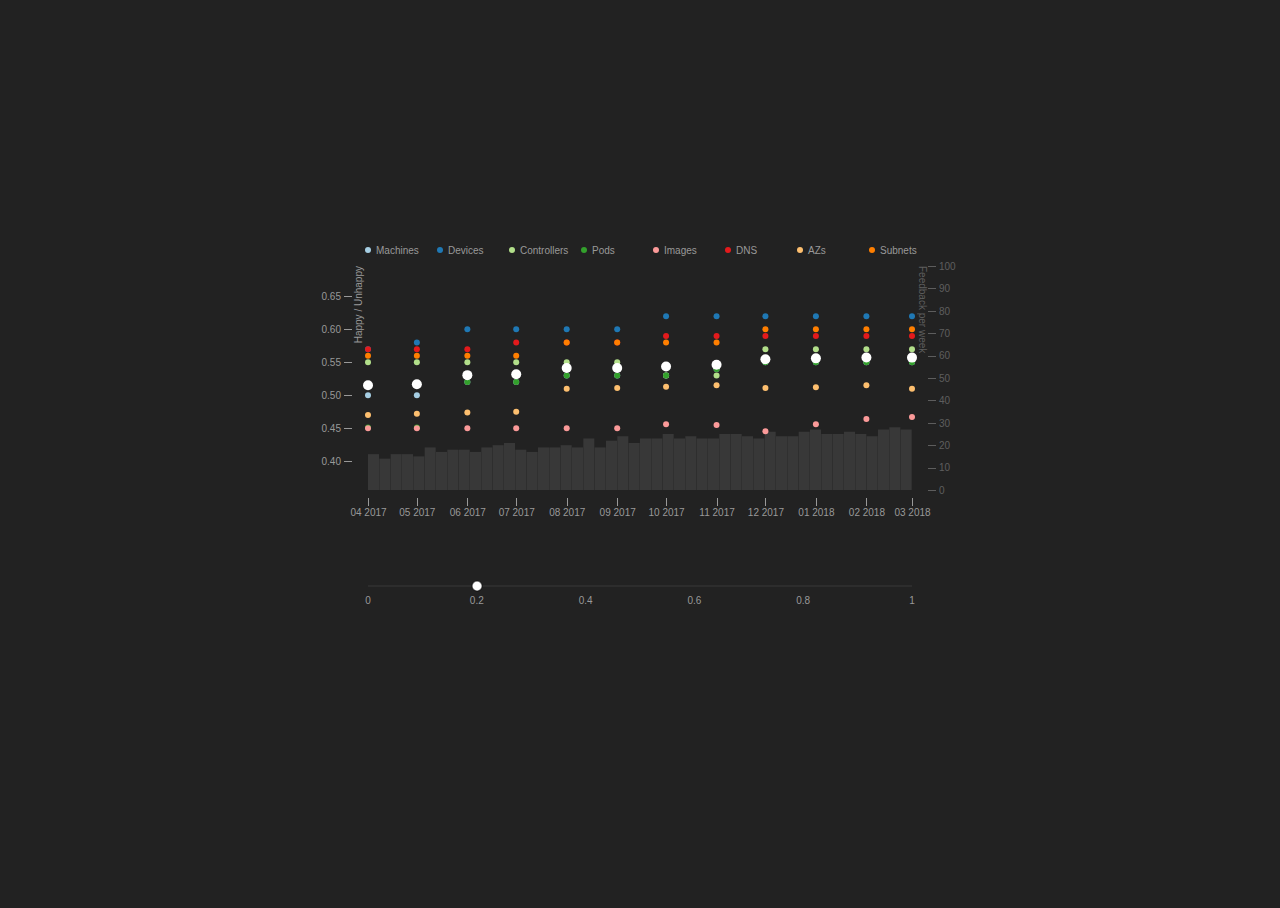
<file: index.html>
<!DOCTYPE html>
<!-- saved from url=(0062)https://bl.ocks.org/sebg/raw/6f7f1dd55e0c52ce5ee0dac2b2769f4b/ -->
<html>

<head>
    <meta http-equiv="Content-Type" content="text/html; charset=UTF-8">
    <link rel="stylesheet" type="text/css" href="./styles.css" media="screen" />
</head>

<body>
    <div class="main"></div>
    <script src="./d3.v4.min.js"></script>
    <script src="./d3-scale-chromatic.v1.min.js"></script>
    <script src="./graph.js"></script>
</body>

</html>
</file>
<file: styles.css>
html, body {
    height: 100%;
  }

  body {
	  font: 10px sans-serif;
    background-color: #222;
    display: flex;
    align-items: center;
    margin; 0;
	}

  .main {margin: auto;}
  
  svg {
    display: block;
    position: relative;
    margin: auto;
/*    margin: 1rem auto 0;
*/  }

	.axis path {
	  fill: none;
	  stroke: #cdcdcd;
	  shape-rendering: crispEdges;
	}

  .axis line {
    fill: none;
    stroke: #999;
    shape-rendering: crispEdges;
  }

  .scatter-plot.single-plot *:not(.current) {
    opacity: .05 !important;
  }

	.dot {
	  stroke: none;
	}

  text {
    fill: #999;  
  }
  
  .bar {
    fill: rgba(255, 255, 255, .1);  
  }

  .domain {
    opacity: 0;
  }

  .axis--right {
    opacity: .5;
  }


/* slider from https://bl.ocks.org/mbostock/6452972 */

.track {
  stroke: #fff;
  stroke-opacity: 0.01;
  stroke-width: 1px;
}

.track-inset {
  stroke: rgba(255, 255, 255, .1);
  stroke-width: 1px;
}

.track-overlay {
  pointer-events: stroke;
  stroke-width: 50px;
  stroke: transparent;
  cursor: crosshair;
}

.handle {
  fill: #fff;
  stroke: #000;
  stroke-opacity: 0.5;
  stroke-width: 1.25px;
}
</file>
